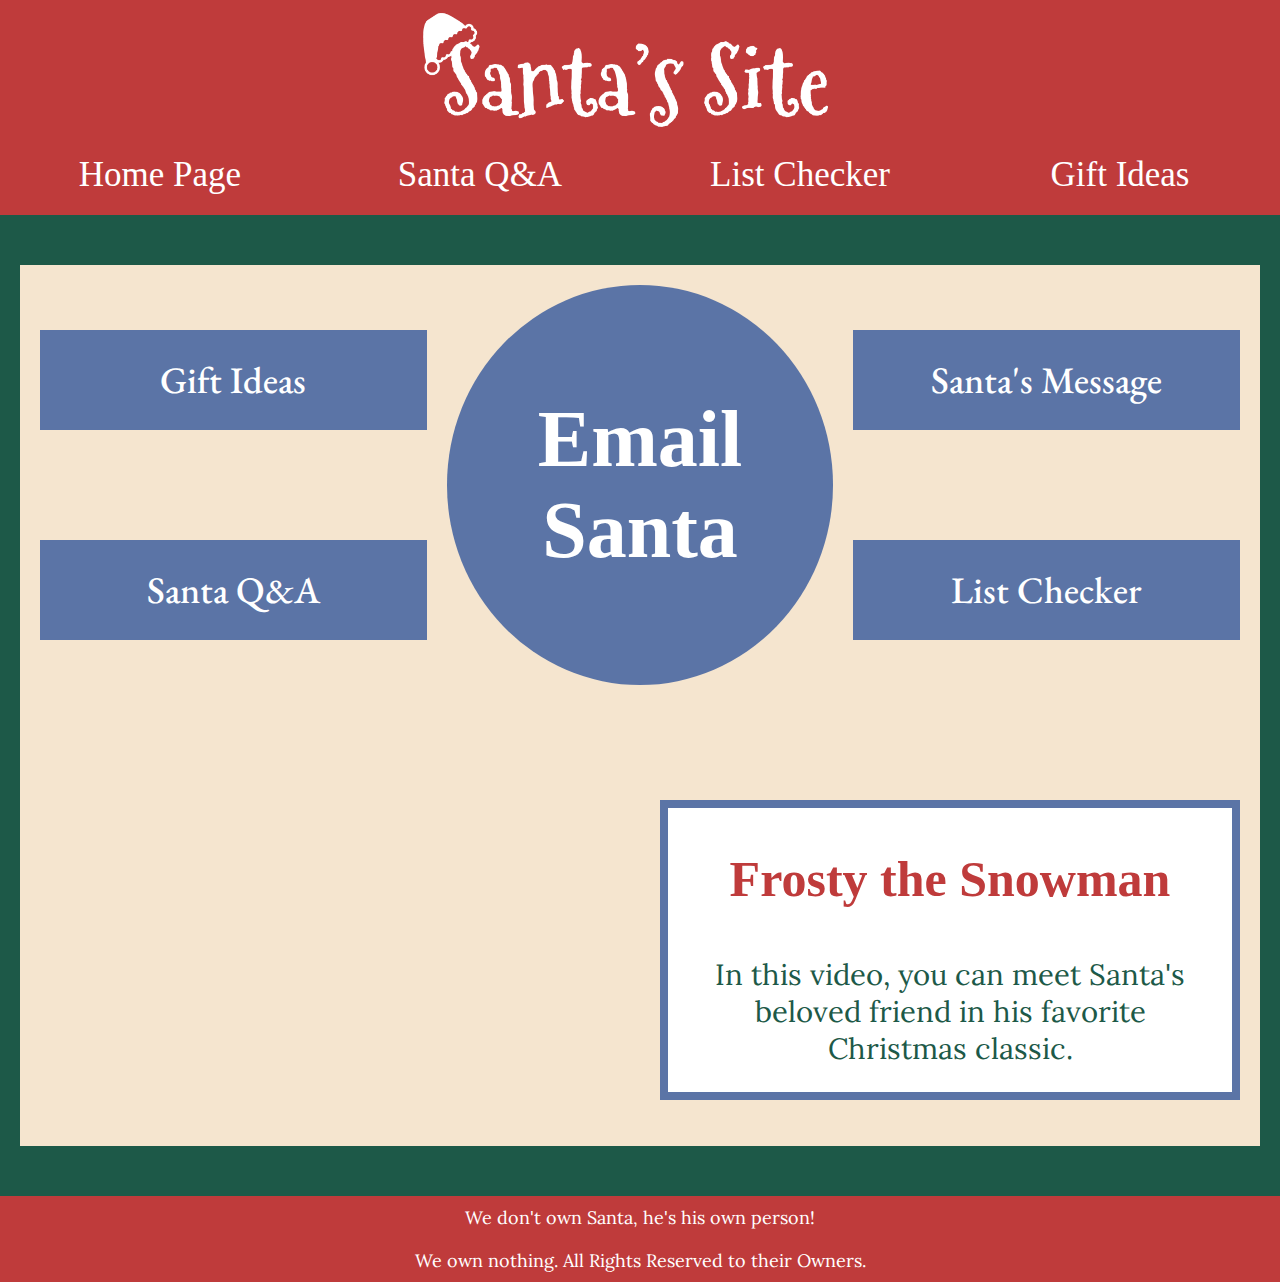
<file: index.html>
<!DOCTYPE HTML>
<html lang="en">

<head>
    <meta charset="utf-8">
    <meta name="viewport" content="width=device-width, 
        initial-scale-1, shrink-to-fit=no">
    <title>Santa's Site</title>
    <link rel="stylesheet" href="css/index.css">
    <link href="img/santas_hat.png" rel="icon">
    <link rel="preconnect" href="https://fonts.googleapis.com">
    <link rel="preconnect" href="https://fonts.gstatic.com" crossorigin>
    <link href="https://fonts.googleapis.com/css2?family=EB+Garamond:ital,wght@0,400;0,500;1,400;1,500&family=Lora&family=Mountains+of+Christmas:wght@700&display=swap" rel="stylesheet">
</head>


<body>
    <div class="container">

        <!-- Header --> 
        <header>
            <div class="logo"><img src="img/logo.png" alt="Santa's Site logo"></div>
        </header>

        <!-- Navigation Bar -->
        <nav>
            <ul class="menubar">
                <li><a href="index.html">Home Page</a></li>
                <li><a href="q&a.html">Santa Q&A</a></li>
                <li><a href="checker.html">List Checker</a></li>
                <li><a href="gifts.html">Gift Ideas</a></li>
            </ul>
        </nav>
        <div class="content">
            <div class="wrapper">
                <!--Buttons-->
                <div class="item">
                    <div class="button-grid">
                        <div class="circle">
                            <a href="email.html">
                                <h1>Email Santa</h1>
                            </a>
                        </div>
                        <div class="one rectangle">
                            <a href="gifts.html">
                                <h2>Gift Ideas</h2>
                            </a>
                        </div>
                        <div class="two rectangle">
                            <a href="q&a.html">
                                <h2>Santa Q&A</h2>
                            </a>
                        </div>
                        <div class="three rectangle">
                            <a href="message.html">
                                <h2>Santa's Message</h2>  
                            </a>
                        </div>
                        <div class="four rectangle">
                            <a href="checker.html">
                                <h2>List Checker</h2>
                            </a>
                        </div>
                    </div>
                </div>
                <!--Video -->
                <div class="video item">
                    <div class="videocontainer">
                        <iframe class="responsive-iframe" src="https://www.youtube.com/embed/N6p6LRtQ2WY?si=p4y95GOATC-WjNYj" title="YouTube video player" 
                        allow="accelerometer; autoplay; clipboard-write; encrypted-media; gyroscope; picture-in-picture; web-share" allowfullscreen>
                    </iframe>
                    </div>
                    <div class="article-container">
                        <div class="article rectangle">
                            <h1>Frosty the Snowman</h1>
                            <h3>In this video, you can meet Santa's beloved friend in his favorite Christmas classic. 
                            </h3>
                        </div>
                    </div>
                </div>
            </div>
        </div>
        <!-- Footer -->
        <footer>
            <h3>We don't own Santa, he's his own person!</h3>
            <h3>We own nothing. All Rights Reserved to their Owners.</h3>
        </footer>
    </div>
</body>
</file>
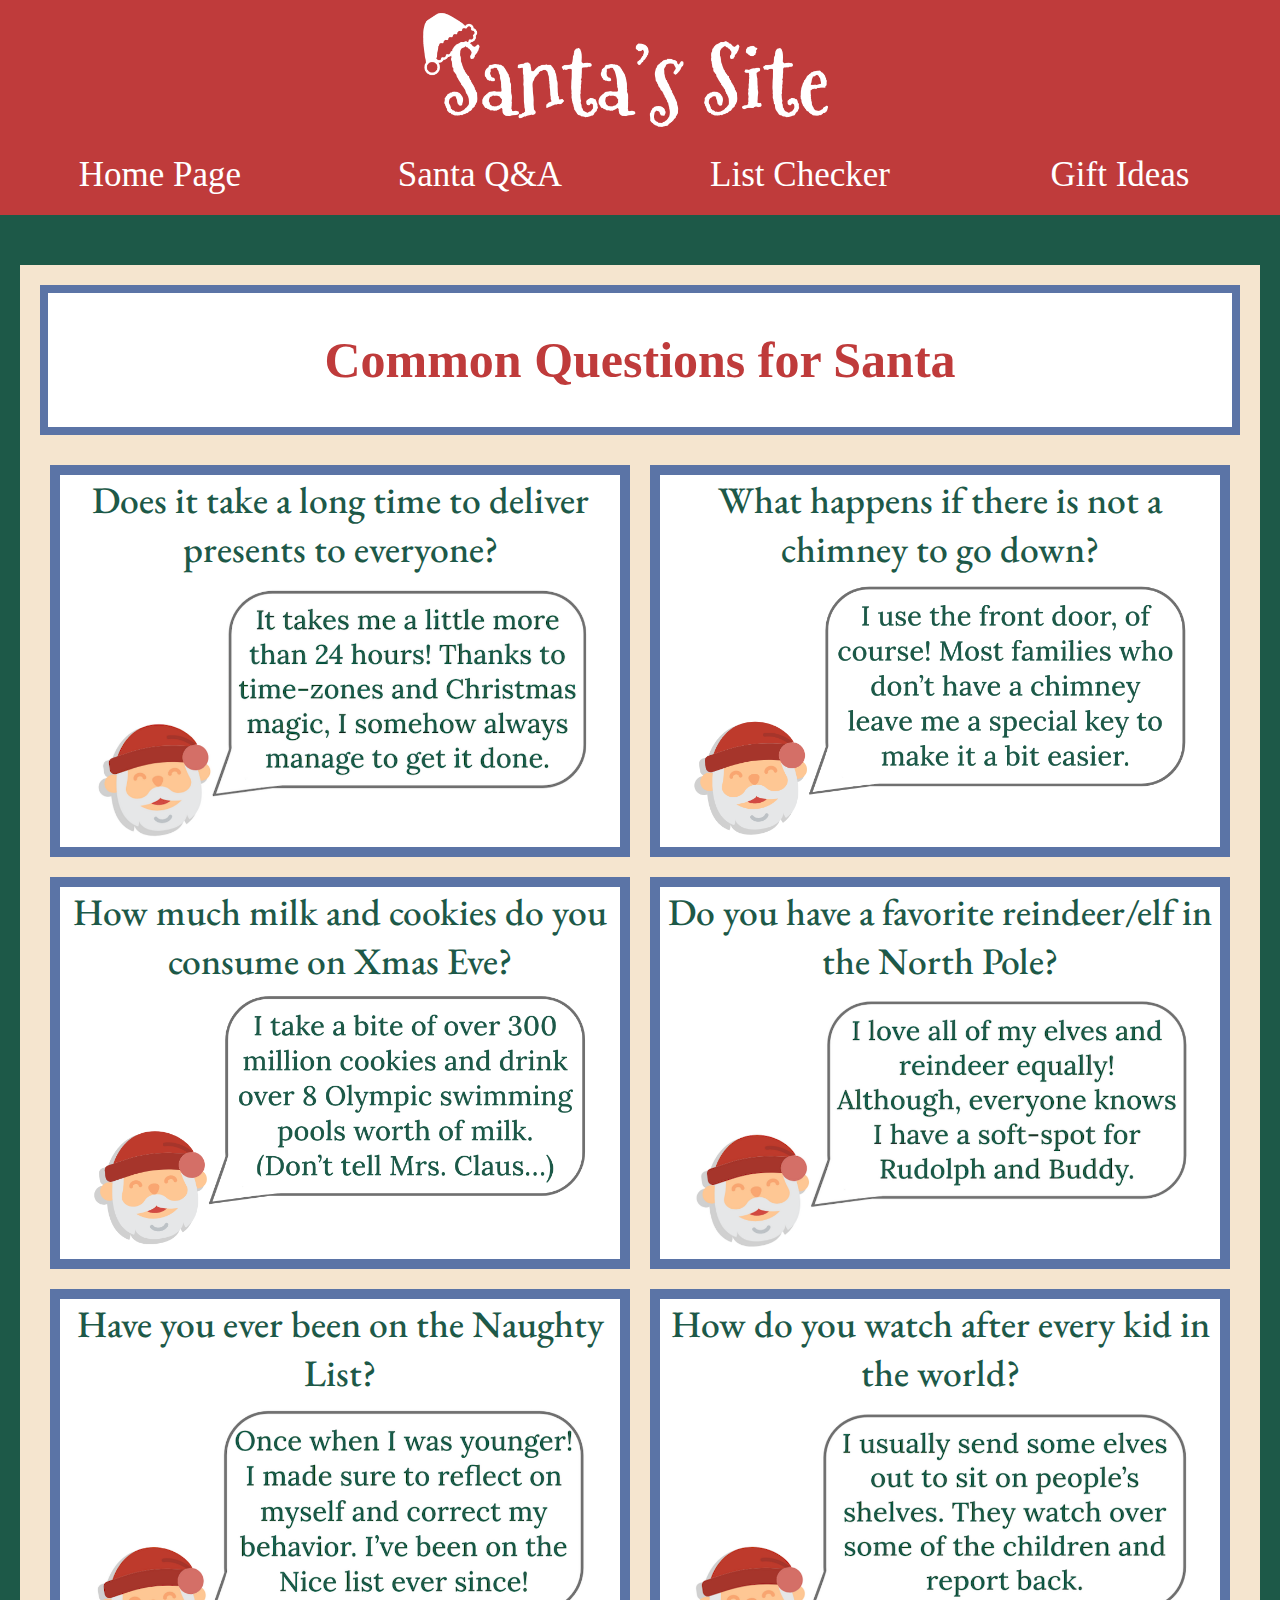
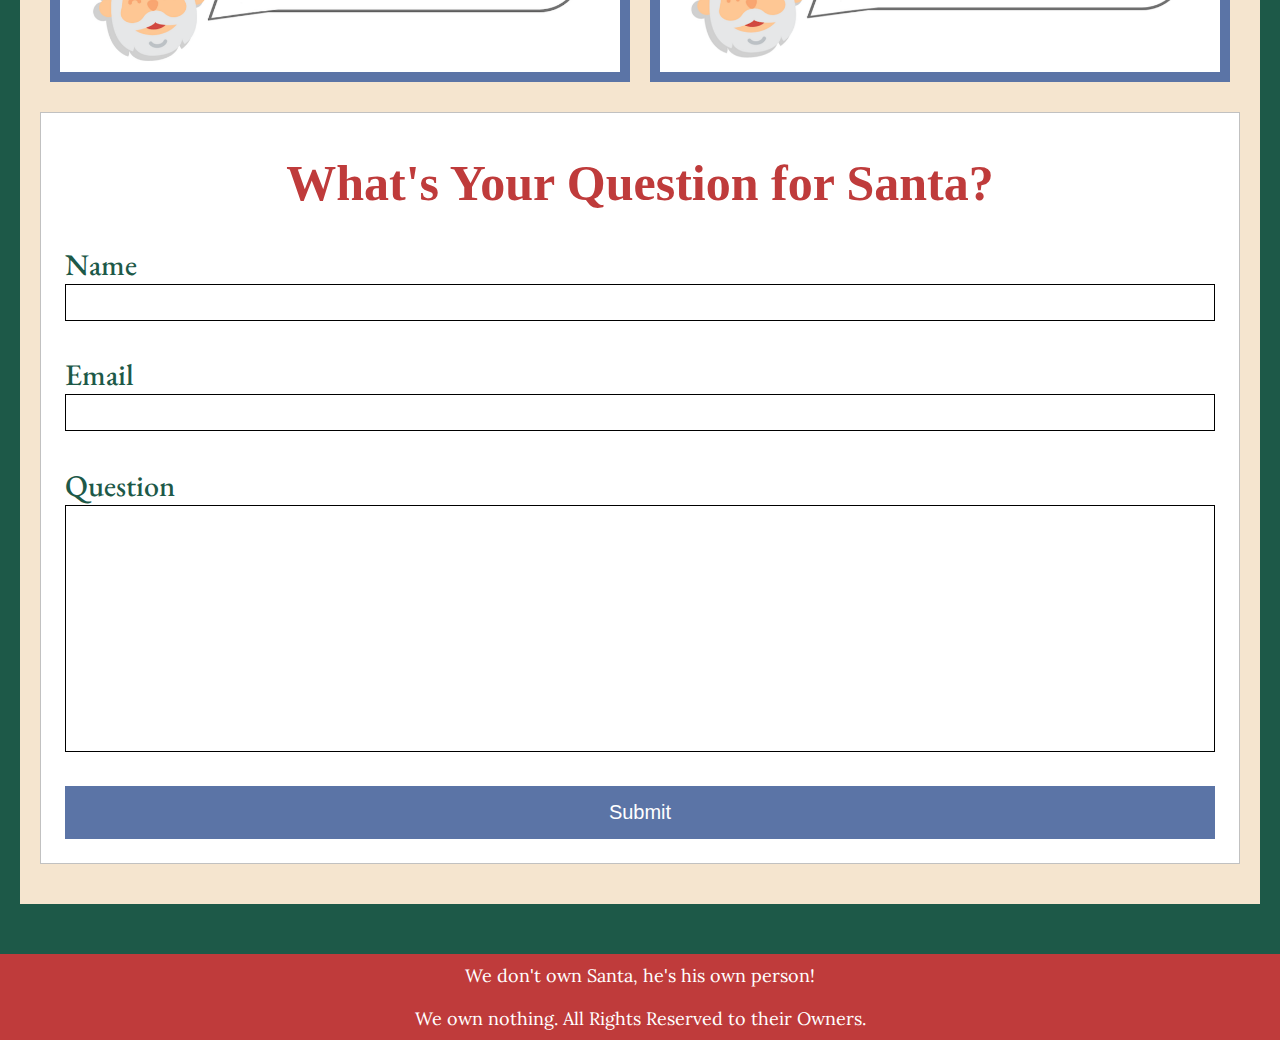
<file: q&a.html>
<!DOCTYPE HTML>
<html lang="en">

<head>
    <meta charset="utf-8">
    <meta name="viewport" content="width=device-width, 
        initial-scale-1, shrink-to-fit=no">
    <title>Santa's Q&A</title>
    <link rel="stylesheet" href="css/index.css">
    <link href="img/santas_hat.png" rel="icon">
    <link rel="preconnect" href="https://fonts.googleapis.com">
<link rel="preconnect" href="https://fonts.gstatic.com" crossorigin>
<link href="https://fonts.googleapis.com/css2?family=EB+Garamond:ital,wght@0,400;0,500;1,400;1,500&family=Lora&family=Mountains+of+Christmas:wght@700&display=swap" rel="stylesheet">
</head>

<body>
    <div class="container">

        <!-- Header --> 
        <header>
            <div class="logo"><img src="img/logo.png" alt="logo for Santa's Site"></div>
        </header>

        <!-- Navigation Bar -->
        <nav>
            <ul class="menubar">
                <li><a href="index.html">Home Page</a></li>
                <li><a href="q&a.html">Santa Q&A</a></li>
                <li><a href="checker.html">List Checker</a></li>
                <li><a href="gifts.html">Gift Ideas</a></li>
            </ul>

        </nav>
        <div class="content">
            <div class="wrapper">
                <!--Section Header-->
                <div class="item">
                    <div class="title-container">
                        <div class="title rectangle">
                            <h1>
                                Common Questions for Santa
                            </h1>
                        </div>
                    </div>
                    <!--Q&A Section-->
                    <div class="qa_grid">
                        <div class="qa1 rectangle">
                            <h2>Does it take a long time to deliver presents to everyone?</h2>
                            <img src="img/qa1_answer.png" alt="Q&A Answer 1">
                        </div>
                        <div class="qa2 rectangle">
                            <h2>What happens if there is not a chimney to go down?</h2>
                            <img src="img/qa2_answer.png" alt="Q&A Answer 2">
                        </div>
                        <div class="qa3 rectangle">
                            <h2>How much milk and cookies do you consume on Xmas Eve?</h2>
                            <img src="img/qa3_answer.png" alt="Q&A Answer 3">
                        </div>
                        <div class="qa4 rectangle">
                            <h2>Do you have a favorite reindeer/elf in the North Pole?</h2>
                            <img src="img/qa4_answer.png" alt="Q&A Answer 4">
                        </div>
                        <div class="qa5 rectangle">
                            <h2>Have you ever been on the Naughty List?</h2>
                            <img src="img/qa5_answer.png" alt="Q&A Answer 5">
                        </div>
                        <div class="qa6 rectangle">
                            <h2>How do you watch after every kid in the world?</h2>
                            <img src="img/qa6_answer.png" alt="Q&A Answer 6">
                        </div>
                    </div>
                    <div class="form-wrapper">
                        <h1>What's Your Question for Santa?</h1>
                        <form action="input">
                            <p>
                                <label for="name">Name</label>
                                <input type="text" id="name" name="user_name" value="" required>
                            </p>
                            <p>
                                <label for="email">Email</label>
                                <input type="email" id="email" name="user_email" value="">
                            </p>
                            <div class="question">
                                <p>
                                    <label for="question">Question</label>
                                    <input type="text" id="question" name="user_question" value="">
                                </p>
                            </div>
                            <p>
                                <button>Submit</button>
                            </p>
                        </form>
                    </div>
                </div>
            </div>
        </div>   
        
        <!-- Footer -->
        <footer>
            <h3>We don't own Santa, he's his own person!</h3>
            <h3>We own nothing. All Rights Reserved to their Owners.</h3>
        </footer>
    </div>
</body>
</file>
<file: css/index.css>
@import url('https://fonts.googleapis.com/css2?family=EB+Garamond:ital,wght@0,400;0,500;1,400;1,500&family=Lora&family=Mountains+of+Christmas:wght@700&display=swap');


* {
    margin: 0;
    color: white;
    box-sizing: border-box;
}

.container {
    display: grid;
    height: 100vh;
    grid-template-columns: 1fr;
    grid-template-rows: 1fr 1fr 1fr;
}

h1 {
    font-family: 'Mountains of Christmas', serif;
    font-weight: 700;
}

h2 {
    font-family: 'EB Garamond', serif;
    font-weight: 500;
}

h3 { 
    font-family: 'Lora', serif;
    font-weight: 400;
}


/* Header */


header { 
    background-color: #bf3b3b;
}

.logo img {
    display: block;
    padding: 10px;
    width: 100%;
    max-width: 500px;
    margin-left: auto;
    margin-right: auto;
}

/* Navigation Bar */


nav {
    background-color: #bf3b3b;
    font-size: 35px;
}

.menubar {
    list-style-type: none;
}

.menubar li {
    float: none;
    display: block;
    width: 100%;
    text-align: center; 
    padding-bottom: 10px;
}

.menubar li a {
    text-decoration: none;
    cursor: pointer;

}

.menubar a:hover {
    color: #a9bed9;
}

.menubar li a:focus {
    outline: 2px solid  #a9bed9; 
}

/*Tan wrapper*/


.content {
    margin: 0;
    padding: 20px;
    background-color: #1d5948;
}

.wrapper {
    width: 100%;
    max-width: 1300px;
    margin: 30px auto;
    background-color: #f5e5cf; 
    padding-bottom: 20px;
}


/* Home Buttons */



.button-grid {
    display: grid;
    grid-template-columns: 1fr 1fr;
    grid-template-rows: 1fr;
    padding: 20px;
    grid-column-gap: 20px;
    grid-row-gap: 20px;
}

.button-grid a {
    text-decoration: none;
    align-items: center;
}

.circle {
    display: flex;
    align-items: center;
    justify-content: center;
    grid-column: 1/3;
    grid-row: 2; 
    height: 300px;
    width: 75%;
    align-self: center;
    justify-self: center;
    background-color: #5b74a6;
    border-radius: 50%; 
    text-align: center;
    font-size: 40px;
}

.circle:hover {
    background-color: #bf3b3b;
    transition: 0.5s;
}

.circle a:focus {
    outline: 2px solid  #a9bed9; 
}

.rectangle {
    display: flex;
    align-items: center;
    justify-content: center;
    justify-self: center;
    align-self: center;
    height: 100px;
    width: 100%;
    background-color: #5b74a6;
    font-size: 20px;
}

.one:hover {
    background-color: #bf3b3b;
    transition: 0.5s;
}

.one a:focus {
    outline: 2px solid  #a9bed9; 
}

.two:hover {
    background-color: #bf3b3b;
    transition: 0.5s;
}

.two a:focus {
    outline: 2px solid  #a9bed9; 
}

.three:hover {
    background-color: #bf3b3b;
    transition: 0.5s;
}

.three a:focus {
    outline: 2px solid  #a9bed9; 
}

.four:hover {
    background-color: #bf3b3b;
    transition: 0.5s;
}


.four a:focus {
    outline: 2px solid  #a9bed9; 
}


.one {
    grid-column: 1;
    grid-row: 1;
}

.two {
    grid-column: 2;
    grid-row: 1;
}

.three {
    grid-column: 1;
    grid-row: 3;
}

.four {
    grid-column: 2;
    grid-row: 3;
}


/* home Video Container */


.videocontainer {
    display: flex;
    justify-content: center;
    align-items: center;
    padding-top: 56.6%;
    position: relative;
    margin-right: 20px;
    margin-left: 20px;
}

.responsive-iframe {
    position: absolute;
    top: 0;
    left: 0;
    bottom: 0;
    right: 0;
    width: 100%;
    height: 100%;
    border: none;
}


.article-container {
    display: flex;
    justify-content: center;
    align-items: center;
    height: auto;
    margin-left: 20px;
    margin-right: 20px;
}

.article {
    display: grid;
    padding: 0;
    margin: 0;
    grid-template-rows: 1fr 1fr;
    grid-gap: 0; 
    background-color: white;
    height: 200px;
    width: auto;
    text-align: center;
    justify-content: center; 
    border-style: solid;
    border-color: #5b74a6;
    border-width: 8px;
}

.article h1 {
    grid-row: 1;
    color: #bf3b3b;
    font-size: 50px;
}

.article h3 {
    grid-row: 2;
    color: #1d5948;
    margin-right: 20px;
    margin-left: 20px;
    margin-bottom: 20px;
}


/* Q&A Header */

.title-container {
    display: flex;
    justify-content: center;
    align-items: center;
    height: auto;
    margin: 20px;
    padding-top: 20px;
}

.title {
    background-color: white;
    border-style: solid;
    border-color: #5b74a6;
    border-width: 8px;
    min-height: 150px;
    text-align: center;
    justify-content: center;
}

.title h1 {
    color: #bf3b3b;
    font-size: 50px;
}

/* Q&A Responses */

.qa_grid {
    display: grid;
    grid-template-columns: 1fr;
    grid-template-rows: 1fr 1fr 1fr 1fr 1fr 1fr;
    margin: 30px;
    text-align: center;
    justify-content: center;
    grid-gap: 20px;
}

.qa_grid h2 {
    color: #1d5948;
    padding-bottom: 2%;
}

.qa_grid img {
    width: 100%;
    max-height: 300px;
    max-width: 500px;
}

.qa1, .qa2, .qa3, .qa4, .qa5, .qa6 {
    background-color: white;
    border-style: solid;
    border-color: #5b74a6;
    border-width: 10px;
    text-align: center;
    justify-content: center;
    height: auto;
    display: inline-block;
    
}


/* Q&A Form */
.form-wrapper > * {
    padding: 0.5em;
}

.form-wrapper {
    width: auto;
    margin: 20px;
    padding: 1em;
    background: white;
    border: 1px solid #c1c1c1;
}

.form-wrapper h1 {
    color: #bf3b3b;
    font-size: 50px;
    text-align: center;
    justify-content: center;
}

input {
    color: #000;
}


input:focus,
textarea:focus {
    outline: 3px solid #5b74a6;
}

input,
textarea,
button {
    width: 100%;
    border: 1px solid #000;
}

form label {
    display: block;
    color: #1d5948;
    font-family: 'EB Garamond', serif;
    font-weight: 500;
    font-size: 30px;
}

button,
input,
textarea {
    padding: 0.75em;
}

button {
    background: #5b74a6;
    width: 100%;
    border: 0;
    font-size: 20px;
}

button:hover {
    background: #a9bed9;
}

button:focus {
    outline: 3px solid black;
}

input {
    margin-bottom: 3%;
}

.question input {
    padding: 10%;
}

/* Gifts Section Header */

.rectangle2 {
    display: inline-block;
    align-items: center;
    justify-self: center;
    align-self: center;
    width: 100%;
    background-color: #5b74a6;
    font-size: 20px;
}

.title-container2 {
    height: auto;
    margin: 20px;
    padding-top: 20px;
}

.title2 {
    background-color: white;
    border-style: solid;
    border-color: #5b74a6;
    border-width: 8px;
    min-height: 150px;
    padding-top: 2%;
    padding-bottom: 2%;
}

.title2 h1 {
    color: #bf3b3b;
    font-size: 50px;
    margin-left: 2%;
}

.title2 h2 {
    color: #1d5948;
    font-size: 30px;
    margin-left: 2%;
    margin-right: 2%;
}

/* Gift Ideas */


.qa_grid h3 {
    color: #1d5948;
    padding-top: 2%;
    padding-bottom: 2%;
}

.qa_grid a:hover {
    color: #a9bed9;
}
.qa_grid a:focus {
    border: 2px solid #98cc7c 
}

/* Footer */


footer {
    background-color: #bf3b3b; 
}

footer h3 {
    text-align: center;
    padding: 10px;
    font-size: 18px;
}

/* Bigger Screens */
@media screen and (min-width: 830px) {

/* navigation bar */

    .menubar {
        height: 80%;
        margin: 0;
        padding: 0;
    }

    .menubar li {
        float: left;
        width: 25%;
    }

    .menubar a {
        text-align: center;
        display: block;
        padding: 10px 0;
    }



/* Home buttons */
    .button-grid {
        display: grid;
        grid-template-columns: 1fr 1fr 1fr;
        grid-template-rows: 1fr 1fr;
    }
    
    .rectangle {
        font-size: 25px;
    }

    .circle {
        grid-column: 2;
        grid-row: 1/3;
        height: 400px;
        width: 100%;
    }
    .one {
        grid-column: 1;
        grid-row: 1;
    }
    
    .two {
        grid-column: 1;
        grid-row: 2;
    }
    
    .three {
        grid-column: 3;
        grid-row: 1;
    }
    
    .four {
        grid-column: 3;
        grid-row: 2;
    }

/* home video */

    .video {
        display: grid;
        grid-template-columns: 1fr 1fr;
        grid-column-gap: 0;
        padding-top: 70px;
    }


    .article {
        height: 300px;
    }


    .videocontainer {
        justify-content: left;
        grid-column: 1;
    }
    
/* Q&A Boxes */ 

    .qa_grid {
        display: grid;
        grid-template-columns: 1fr 1fr;
        grid-template-rows: 1fr 1fr 1fr;
    }

    .qa_grid img {
        max-height: 300px;
        
    }

}
</file>
